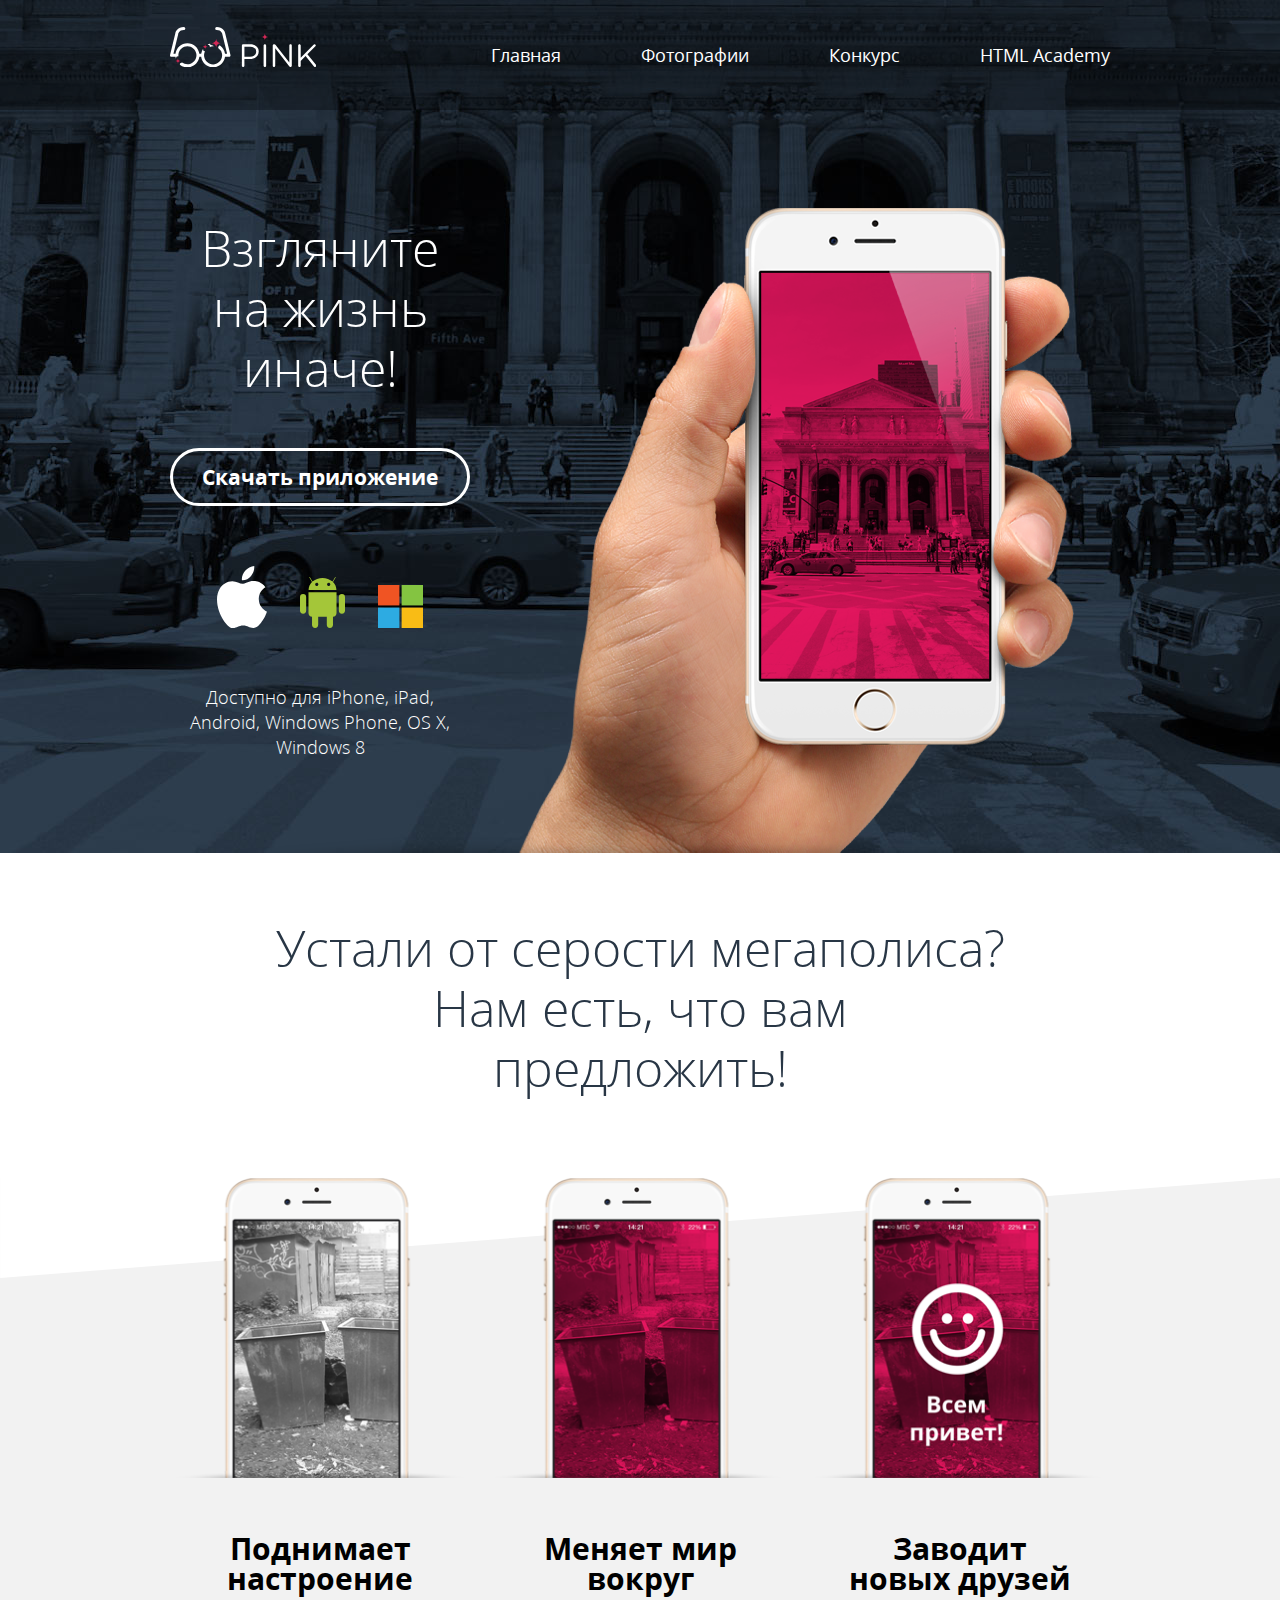
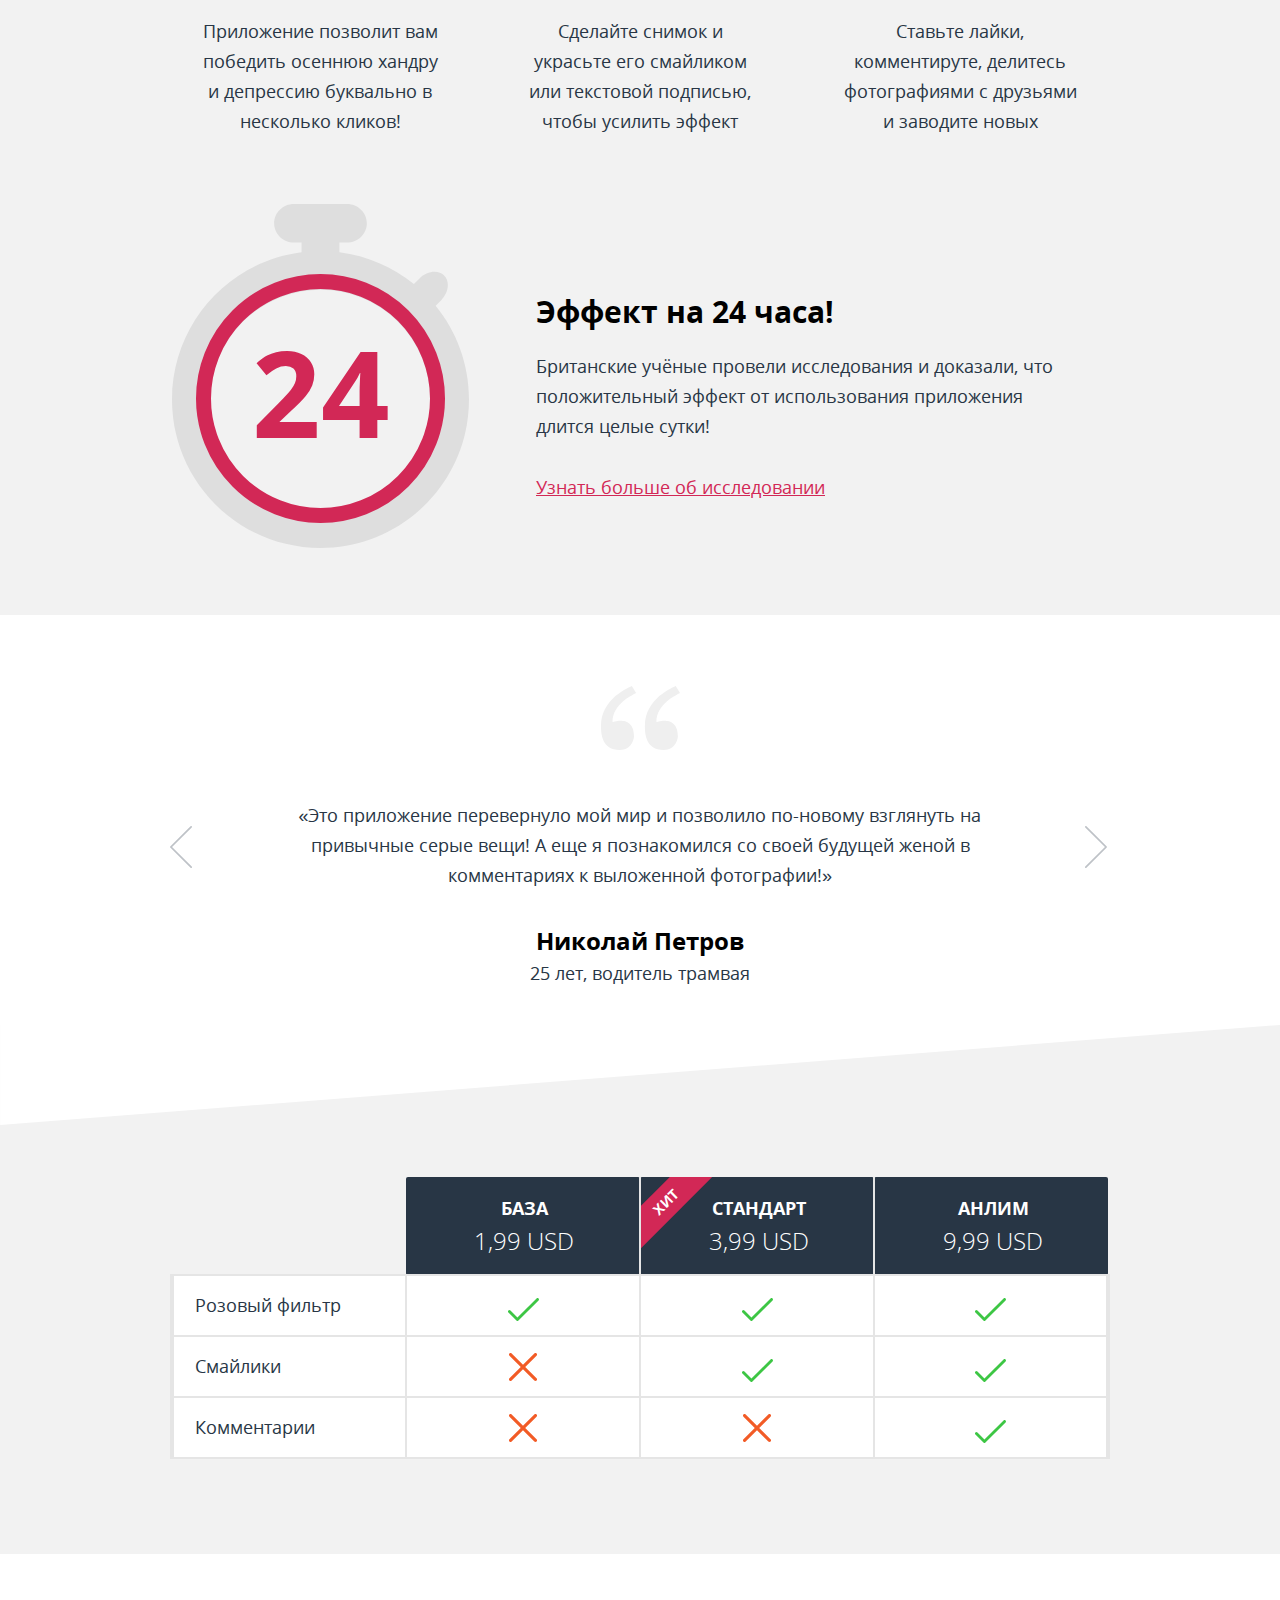
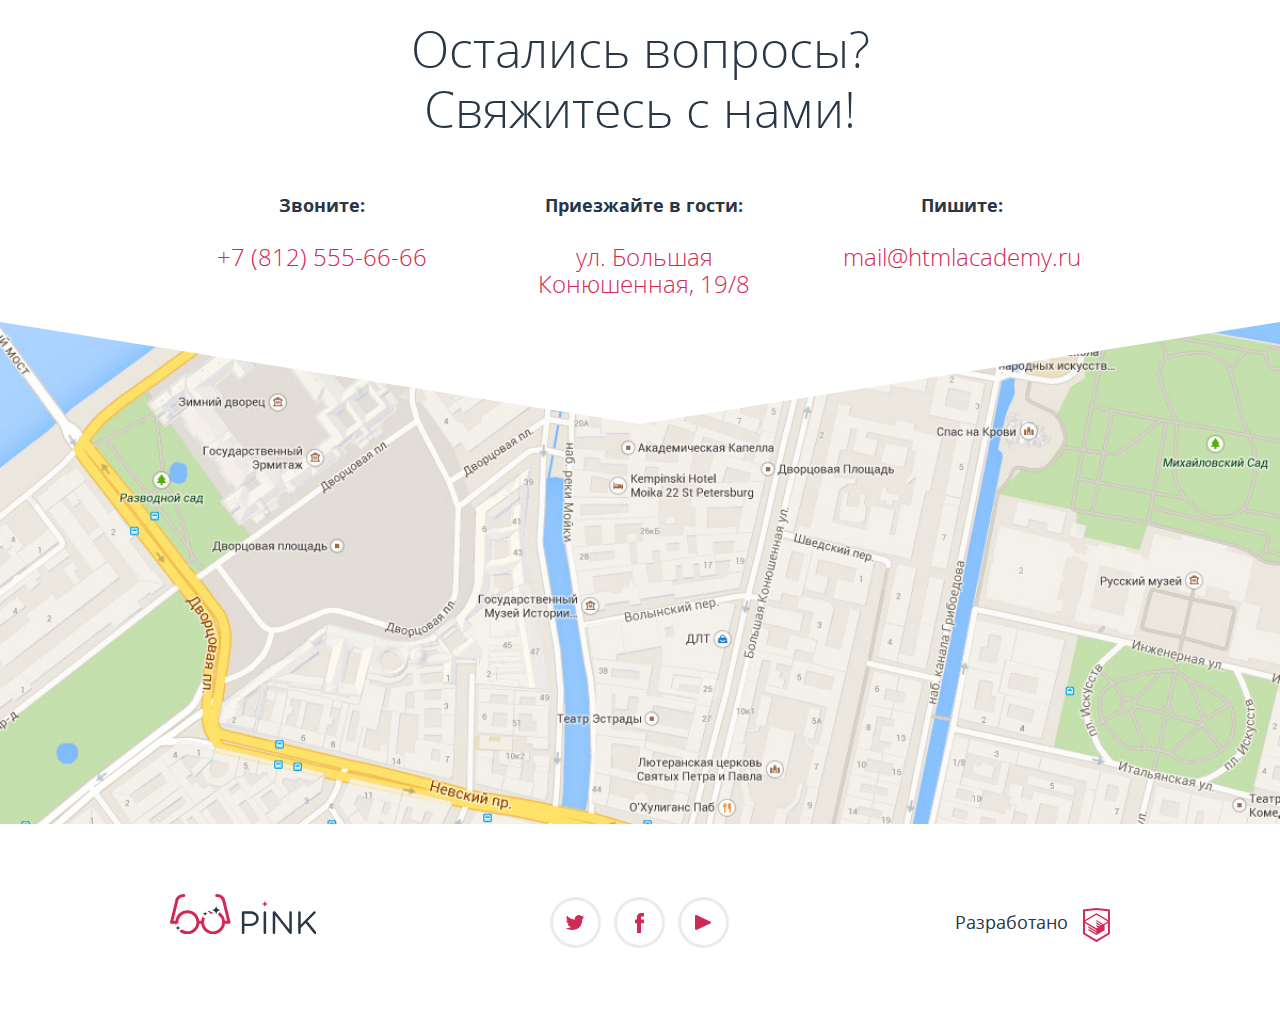
<file: index.html>
<!DOCTYPE html>
<html lang="ru">
<head>
  <meta charset="UTF-8">
  <meta name="viewport" content="width=device-width, initial-scale=1.0">
  <title>HTML Academy: Пинк</title>
  <link rel="stylesheet" href="css/style.min.css">
  <link rel="mask-icon" href="img/favicons/safari-pinned-tab.svg" color="#D22856">
  <link rel="manifest" href="img/favicons/manifest.json">
  <link rel="icon" type="image/png" sizes="32x32" href="img/favicons/favicon-32x32.png">
  <link rel="icon" type="image/png" sizes="16x16" href="img/favicons/favicon-16x16.png">
  <link rel="apple-touch-icon" sizes="180x180" href="img/favicons/apple-touch-icon.png">
</head>
<body>
  <header class="page-header  page-header--nojs">
    <div class="page-header__wrapper">
      <div class="page-logo  page-logo--open">
        <a class="page-logo__link  page-logo__link--headerlogo">
          <svg class="header-logo  header-logo--mobile" width="74" height="23">
            <use xmlns:xlink="http://www.w3.org/1999/xlink" xlink:href="img/sprite.svg#logo-pink-white-mobile"></use>
          </svg>
          <svg class="header-logo  header-logo--tablet" width="146.3" height="40.375">
            <use xmlns:xlink="http://www.w3.org/1999/xlink" xlink:href="img/sprite.svg#logo-pink-white-tablet"></use>
          </svg>
          <svg class="header-logo  header-logo--desktop" width="146.3" height="40.375">
            <use xmlns:xlink="http://www.w3.org/1999/xlink" xlink:href="img/sprite.svg#logo-pink-white-desktop"></use>
          </svg>
        </a>
        <button type="button" class="toggle">
          <span class="toggle__icon  toggle__icon--burger">
          </span>
        </button>
      </div>
      <nav class="main-nav  main-nav--shown">
        <div class="main-nav__wrapper">
          <ul class="main-nav__list">
            <li class="main-nav__item"><a class="main-nav__link main-nav__link--active">Главная</a></li>
            <li class="main-nav__item"><a href="photo.html" class="main-nav__link">Фотографии</a></li>
            <li class="main-nav__item"><a href="form.html" class="main-nav__link">Конкурс</a></li>
            <li class="main-nav__item"><a href="https://htmlacademy.ru"  class="main-nav__link">HTML Academy</a></li>
          </ul>
        </div>
      </nav>
    </div>
  </header>
  <main class="main-content">
    <section class="page-info  page-info--index">
      <div class="page-info__wrapper  page-info__wrapper--index">
        <div class="page-title  page-title--index">
          <h1 class="page-title__heading  page-title__heading--index">Взгляните на жизнь иначе!</h1>
        </div>


        <div class="app-download">
          <a href="#" target="_blank"  class="btn  btn--download">Скачать приложение</a>
          <div class="app-download__platforms">
            <a href="https://www.apple.com/ru/ios/app-store/" class="app-download__url" target="_blank">
              <img class="app-download__logo  app-download__logo--apple" src="img/logo-apple.svg" width="50" height="45" alt="Apple" title="Скачать приложение для iOS">
            </a>
            <a href="https://play.google.com/store?hl=ru" class="app-download__url" target="_blank">
              <img class="app-download__logo  app-download__logo--google" src="img/logo-android.svg" width="45" height="40" alt="GooglePlay" title="Скачать приложение для Android">
            </a>
            <a href="https://www.microsoft.com/store/apps/windows-phone" class="app-download__url">
              <img class="app-download__logo  app-download__logo--wp" src="img/logo-microsoft.svg" width="45" height="40" alt="Windows Phone" title="Скачать приложение для Windows Phone">
            </a>
          </div>
          <p class="app-download__description">Доступно для iPhone, iPad, Android, Windows Phone, OS X, Windows 8</p>
        </div>
      </div>
    </section>
    <section class="features">
      <div class="features-title">
        <div class="features-title__wrapper">
          <h2 class="features-heading">Устали от серости мегаполиса?</h2>
          <h2 class="features-heading">Нам есть, что вам<br>предложить!</h2>
        </div>
      </div>
      <div class="features-list">
        <div class="features-list__wrapper">
          <div class="feature  feature--mood">
            <h3 class="feature__title">Поднимает настроение</h3>
            <p class="feature__text">Приложение позволит вам победить осеннюю хандру и депрессию буквально в несколько кликов!</p>
          </div>
          <div class="feature  feature--world">
            <h3 class="feature__title">Меняет мир вокруг</h3>
            <p class="feature__text">Сделайте снимок и украсьте его смайликом или текстовой подписью, чтобы усилить эффект</p>
          </div>
          <div class="feature  feature--friend">
            <h3 class="feature__title">Заводит новых друзей</h3>
            <p class="feature__text">Ставьте лайки, комментируте, делитесь фотографиями с друзьями и заводите новых </p>
          </div>
        </div>
      </div>
    </section>
    <section class="proof">
      <div class="proof__wrapper">
        <div class="proof__content">
          <h3 class="proof__title">Эффект <br> на 24 часа!</h3>
          <p class="proof__text">Британские учёные провели исследования и доказали, что положительный эффект от использования приложения длится целые сутки!</p>
          <a href="#" target="_blank"  class="proof__link">Узнать больше об исследовании</a>
        </div>
      </div>
    </section>
    <section class="reviews">
      <div class="reviews__wrapper slider">
        <input class="slider__input" type="radio" name="slide-btn" value="slide-btn1" id="slide-btn1" checked>
        <input class="slider__input" type="radio" name="slide-btn" value="slide-btn2" id="slide-btn2">
        <input class="slider__input" type="radio" name="slide-btn" value="slide-btn3" id="slide-btn3">
        <div class="reviews__list  slider__inner">
          <div class="slider__slides">
            <blockquote class="review  slider__slide">
              <p class="review__text">«Это приложение перевернуло мой мир и позволило по-новому взглянуть на привычные серые вещи! А еще я познакомился со своей будущей женой в комментариях к выложенной фотографии!»</p>
              <h4 class="review__author">Николай Петров</h4>
              <p class="review__about">25 лет, водитель трамвая</p>
            </blockquote>
            <blockquote class="review  slider__slide">
              <p class="review__text">«Это приложение изменило мою жизнь! Сначала жена переписывалась там с кем-то в коментариях, потом вообще подала на развод и вышла за него замуж....»</p>
              <h4 class="review__author">Сергей Иванов</h4>
              <p class="review__about">35 лет, старший водитель трамвая</p>
            </blockquote>
            <blockquote class="review  slider__slide">
              <p class="review__text">«Куда тут тыкать то? Сидел 5 часов тыкал в экран, так и не понял»</p>
              <h4 class="review__author">Иван Николаев</h4>
              <p class="review__about">86 лет, уверенный пользователь ПК</p>
            </blockquote>
          </div>
        </div>
        <div class="slider__controls">
          <label class="slider__control  slider__control--1" for="slide-btn1"></label>
          <label class="slider__control  slider__control--2" for="slide-btn2"></label>
          <label class="slider__control  slider__control--3" for="slide-btn3"></label>
        </div>
      </div>
    </section>
    <section class="prices">
      <div class="prices__wrapper slider">
        <input class="slider__input" type="radio" name="table-slide-btn" value="table-slide-btn1" id="table-slide-btn1">
        <input class="slider__input" type="radio" name="table-slide-btn" value="table-slide-btn2" id="table-slide-btn2" checked>
        <input class="slider__input" type="radio" name="table-slide-btn" value="table-slide-btn3" id="table-slide-btn3">
        <div class="price-list  slider__inner">
          <table class="price-table  slider__slides  slider__slides--table">
            <tbody>
              <tr class="price-table__row">
                <th class="price-table__title  price-table__title--hidden">
                </th>
                <th class="price-table__title">
                  <span class="tariff">База</span>
                  <span class="price">1,99 USD</span>
                </th>
                <th class="price-table__title">
                  <span class="tariff  tariff--popular">Стандарт</span>
                  <span class="price">3,99 USD</span>
                </th>
                <th class="price-table__title">
                  <span class="tariff">Анлим</span>
                  <span class="price">9,99 USD</span>
                </th>
              </tr>
              <tr class="price-table__row">
                <td class="price-table__cell  price-table__cell--hidden">
                  <span class="option">Розовый фильтр</span>
                </td>
                <td class="price-table__cell  price-table__cell--avaliable">
                  <span class="option  option--hidden">Розовый фильтр</span>
                </td>
                <td class="price-table__cell  price-table__cell--avaliable">
                  <span class="option  option--hidden">Розовый фильтр</span>
                </td>
                <td class="price-table__cell  price-table__cell--avaliable">
                  <span class="option  option--hidden">Розовый фильтр</span>
                </td>
              </tr>
              <tr class="price-table__row">
                <td class="price-table__cell  price-table__cell--hidden">
                  <span class="option">Смайлики</span>
                </td>
                <td class="price-table__cell  price-table__cell--unavaliable">
                  <span class="option  option--hidden">Смайлики</span>
                </td>
                <td class="price-table__cell  price-table__cell--avaliable">
                  <span class="option  option--hidden">Смайлики</span>
                </td>
                <td class="price-table__cell  price-table__cell--avaliable">
                  <span class="option  option--hidden">Смайлики</span>
                </td>
              </tr>
              <tr class="price-table__row">
                <td class="price-table__cell  price-table__cell--hidden">
                  <span class="option">Комментарии</span>
                </td>
                <td class="price-table__cell  price-table__cell--unavaliable">
                  <span class="option  option--hidden">Комментарии</span>
                </td>
                <td class="price-table__cell  price-table__cell--unavaliable">
                  <span class="option  option--hidden">Комментарии</span>
                </td>
                <td class="price-table__cell  price-table__cell--avaliable">
                  <span class="option  option--hidden">Комментарии</span>
                </td>
              </tr>
            </tbody>
          </table>
        </div>
        <div class="slider__controls  slider__controls--table">
          <label class="slider__control  slider__control--1" for="table-slide-btn1"></label>
          <label class="slider__control  slider__control--2" for="table-slide-btn2"></label>
          <label class="slider__control  slider__control--3" for="table-slide-btn3"></label>
        </div>
      </div>
    </section>
    <section class="feedback">
      <div class="feedback__wrapper">
        <h2 class="feedback__title">Остались вопросы?</h2>
        <h2 class="feedback__title">Свяжитесь с нами!</h2>
        <div class="contacts-list">
          <div class="contact  contact--phone">
            <h5 class="contact__title">Звоните:</h5>
            <a class="contact__text  contact__text--link" href="tel:+7(812)555-66-66" target="_blank">+7 (812) 555-66-66</a>
          </div>
          <div class="contact  contact--mail">
            <h5 class="contact__title">Пишите:</h5>
            <a class="contact__text  contact__text--link" href="mailto:hello@pinkapp.ru" target="_blank">mail@htmlacademy.ru</a>
          </div>
          <div class="contact  contact--adress">
            <h5 class="contact__title">Приезжайте в гости:</h5>
            <span class="contact__text">ул. Большая Конюшенная, 19/8</span>
          </div>
        </div>
      </div>
    </section>
    <section class="map">
      <div class="map__wrapper">
        <div class="map__content" id="map">
        </div>
      </div>
    </section>
  </main>
  <footer class="page-footer  page-footer--hidden">
    <div class="page-footer__wrapper">
      <a class="page-footer__logo">
        <svg class="footer-logo  footer-logo--mobile" width="146.3" height="40.375">
            <use xmlns:xlink="http://www.w3.org/1999/xlink" xlink:href="img/sprite.svg#logo-pink-blue-mobile"></use>
        </svg>
        <svg class="footer-logo  footer-logo--desktop" width="146.3" height="40.375">
            <use xmlns:xlink="http://www.w3.org/1999/xlink" xlink:href="img/sprite.svg#logo-pink-blue-desktop"></use>
        </svg>
      </a>
      <div class="social-buttons">
        <a class="social-buttons__item  social-buttons__item--twitter" href="#" target="_blank"  title="Страница в Twitter"></a>
        <a class="social-buttons__item  social-buttons__item--fb" href="#" target="_blank"  title="Страница в Facebook"></a>
        <a class="social-buttons__item  social-buttons__item--youtube" href="#" target="_blank"  title="Канал на Youtube"></a>
      </div>
      <div class="developer">
        <p class="developer__title">Разработано</p>
        <a class="developer__link" href="https://htmlacademy.ru" target="_blank" title="Интерактивные онлайн-курсы HTML Academy">
          <svg class="logo-htmlacademy" width="26.943" height="34.09">
              <use xmlns:xlink="http://www.w3.org/1999/xlink" xlink:href="img/sprite.svg#logo-htmlacademy"></use>
          </svg>
        </a>
      </div>
    </div>
  </footer>
  <script type="text/javascript" src="https://api-maps.yandex.ru/2.1/?lang=ru_RU"></script>
  <script type="text/javascript" src="js/map.js"></script>
  <script type="text/javascript" src="js/main-menu.js"></script>
  <script type="text/javascript" src="js/svg4everybody.js"></script>
</body>
</html>
</file>
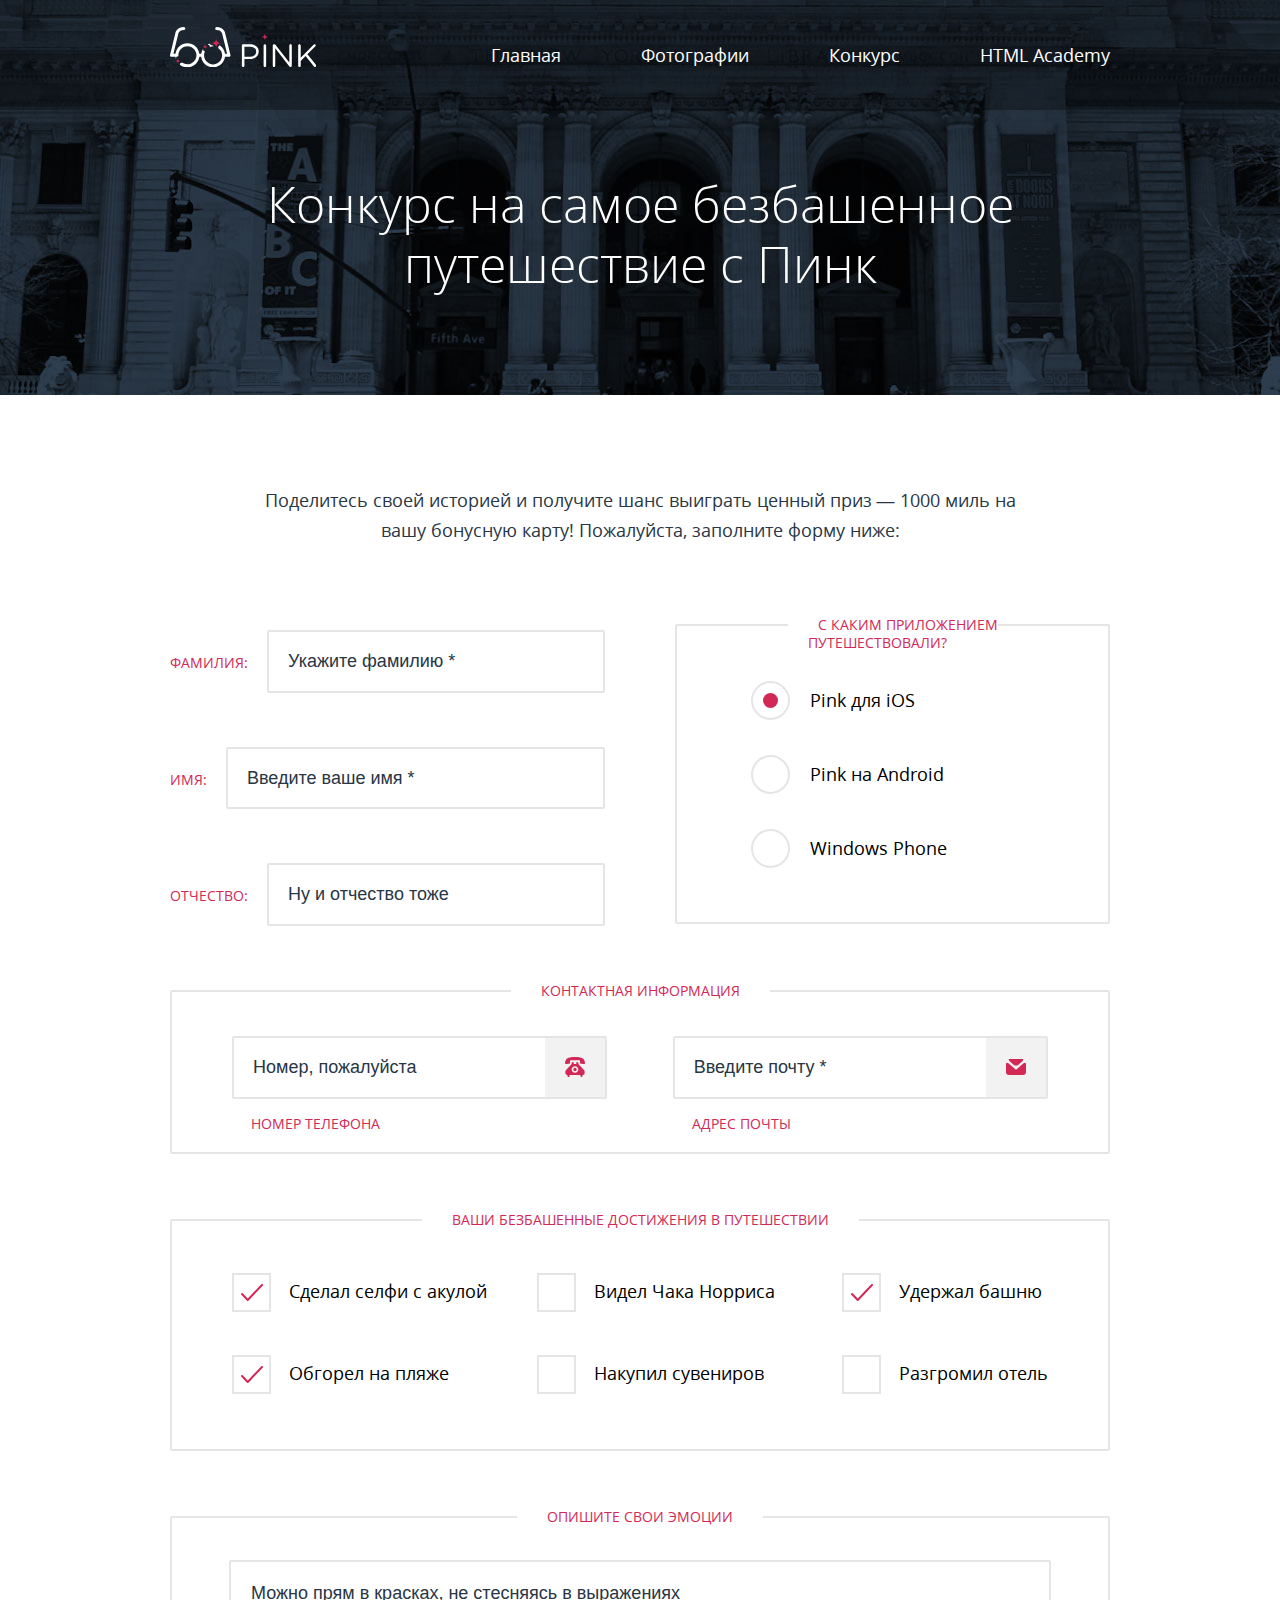
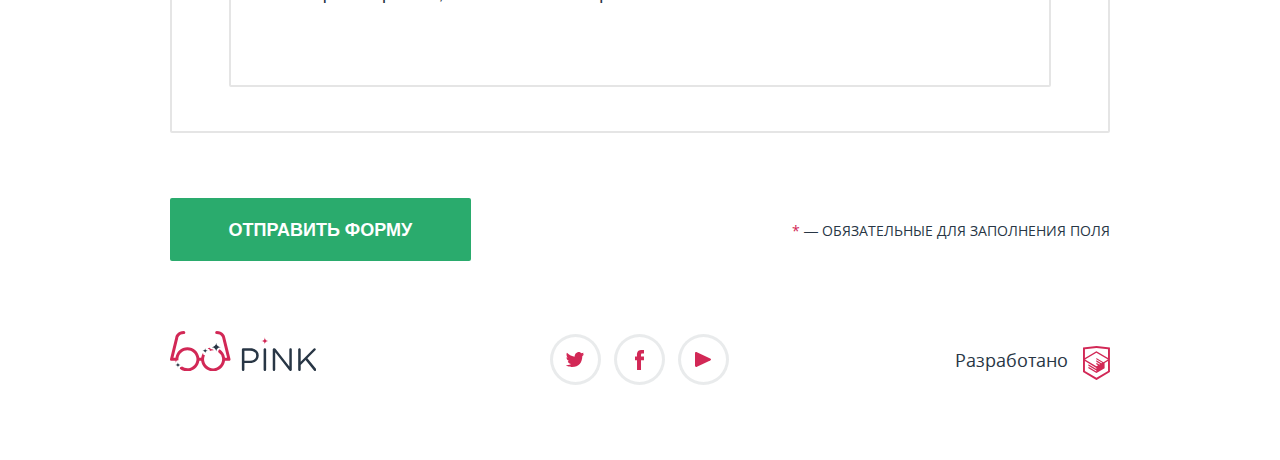
<file: form.html>
<!DOCTYPE html>
<html lang="ru">
<head>
  <meta charset="UTF-8">
  <meta name="viewport" content="width=device-width, initial-scale=1.0">
  <title>HTML Academy: Пинк</title>
  <link rel="stylesheet" href="css/style.min.css">
  <link rel="mask-icon" href="img/favicons/safari-pinned-tab.svg" color="#D22856">
  <link rel="manifest" href="img/favicons/manifest.json">
  <link rel="icon" type="image/png" sizes="32x32" href="img/favicons/favicon-32x32.png">
  <link rel="icon" type="image/png" sizes="16x16" href="img/favicons/favicon-16x16.png">
  <link rel="apple-touch-icon" sizes="180x180" href="img/favicons/apple-touch-icon.png">
</head>
<body>
  <header class="page-header  page-header--nojs">
    <div class="page-header__wrapper">
      <div class="page-logo  page-logo--open">
        <a class="page-logo__link  page-logo__link--headerlogo" href="index.html" title="Вернуться на главную">
          <svg class="header-logo  header-logo--mobile" width="74" height="23">
            <use xmlns:xlink="http://www.w3.org/1999/xlink" xlink:href="img/sprite.svg#logo-pink-white-mobile"></use>
          </svg>
          <svg class="header-logo  header-logo--tablet" width="146.3" height="40.375">
            <use xmlns:xlink="http://www.w3.org/1999/xlink" xlink:href="img/sprite.svg#logo-pink-white-tablet"></use>
          </svg>
          <svg class="header-logo  header-logo--desktop" width="146.3" height="40.375">
            <use xmlns:xlink="http://www.w3.org/1999/xlink" xlink:href="img/sprite.svg#logo-pink-white-desktop"></use>
          </svg>
        </a>
        <button type="button" class="toggle">
          <span class="toggle__icon  toggle__icon--burger">
          </span>
        </button>
      </div>
      <nav class="main-nav  main-nav--shown">
        <div class="main-nav__wrapper">
          <ul class="main-nav__list">
            <li class="main-nav__item"><a href="index.html" class="main-nav__link">Главная</a></li>
            <li class="main-nav__item"><a href="photo.html" class="main-nav__link">Фотографии</a></li>
            <li class="main-nav__item"><a class="main-nav__link  main-nav__link--active">Конкурс</a></li>
            <li class="main-nav__item"><a href="https://htmlacademy.ru"  class="main-nav__link">HTML Academy</a></li>
          </ul>
        </div>
      </nav>
    </div>
  </header>
  <main class="main-content">
    <section class="page-info  page-info--form">
      <div class="page-info__wrapper page-info__wrapper--form">
        <div class="page-title  page-title--form">
          <h1 class="page-title__heading  page-title__heading--form">Конкурс на самое безбашенное путешествие с Пинк</h1>
        </div>
      </div>
    </section>
    <section class="contest">
      <form class="contest__form" action="https://echo.htmlacademy.ru" method="post">
        <div class="contest-title">
          <p class="contest-title__text">
            Поделитесь своей историей и получите шанс выиграть ценный приз — 1000 миль на вашу бонусную карту!
            <span class="mobile-hidden">Пожалуйста, заполните форму ниже:</span>
          </p>
        </div>
        <div class="form-item  form-item--info">
          <fieldset class="fieldset  fieldset--info">
            <ul class="fieldset-list">
              <li class="fieldset-list__item">
                <label class="label  label--caption" for="surname">Фамилия:</label>
                <input type="text" name="surname" id="surname" placeholder="Укажите фамилию *" title="Необходимо использовать только русские буквы" pattern="^[А-Яа-яЁё]+$" required>
                <span class="fieldset-error">Только русские буквы</span>
              </li>
              <li class="fieldset-list__item">
                <label class="label  label--caption" for="name">Имя:</label>
                <input type="text" name="name" id="name" placeholder="Введите ваше имя *" title="Необходимо использовать только русские буквы" pattern="^[А-Яа-яЁё]+$" required>
                <span class="fieldset-error">Только русские буквы</span>
              </li>
              <li class="fieldset-list__item">
                <label class="label  label--caption" for="middle-name">Отчество:</label>
                <input type="text" name="middle-name" id="middle-name" placeholder="Ну и отчество тоже" title="Необходимо использовать только русские буквы" pattern="^[А-Яа-яЁё]+$">
              </li>
            </ul>
          </fieldset>
        </div>
        <div class="form-item  form-item--app">
          <fieldset class="fieldset  fieldset--app">
            <legend class="fieldset__title"><span class="fieldset__heading">С каким приложением путешествовали?</span></legend>
            <ul class="fieldset-list">
              <li class="fieldset-list__item">
                <input type="radio" name="trip-app" value="ios" id="ios" checked>
                <label class="label  label--radio" for="ios">Pink для iOS</label>
              </li>
              <li class="fieldset-list__item">
                <input type="radio" name="trip-app" value="android" id="android">
                <label class="label  label--radio" for="android">Pink на Android</label>
              </li>
              <li class="fieldset-list__item">
                <input type="radio" name="trip-app" value="windows-phone" id="windows-phone">
                <label class="label  label--radio" for="windows-phone">Windows Phone</label>
              </li>
            </ul>
          </fieldset>
        </div>
        <div class="form-item  form-item--contacts">
          <fieldset class="fieldset  fieldset--contacts">
            <legend class="fieldset__title"><span class="fieldset__heading">Контактная информация</span></legend>
            <ul class="fieldset-list">
              <li class="fieldset-list__item">
                <label class="label  label--caption  label--phone" for="phone-number">Номер телефона</label>
                <input type="tel" name="phone" id="phone-number" pattern="[\+]\d{1}\s\d{3}\s\d{3}[\-]\d{2}[\-]\d{2}" minlength="16" maxlength="16" placeholder="Номер, пожалуйста" title="Ведите Ваш номер телефона">
              </li>
              <li class="fieldset-list__item">
                <label class="label  label--caption  label--mail" for="mail">Адрес почты</label>
                <input type="email" name="mail" id="mail" placeholder="Введите почту *" title="E-mail должен быть в формате your-mail@domain" required>
                <span class="fieldset-error">your-mail@domain</span>
              </li>
            </ul>
          </fieldset>
        </div>
        <div class="form-item  form-item--achievements">
          <fieldset class="fieldset  fieldset--achievements">
            <legend class="fieldset__title"><span class="fieldset__heading">Ваши безбашенные достижения в путешествии</span></legend>
            <ul class="fieldset-list">
              <li class="fieldset-list__item  fieldset-list__item--selfie">
                <input type="checkbox" name="selfie" id="selfie" checked>
                <label class="label  label--checkbox" for="selfie">Сделал селфи с акулой</label>
              </li>
              <li class="fieldset-list__item  fieldset-list__item--beach">
                <input type="checkbox" name="beach" id="beach" checked>
                <label class="label  label--checkbox" for="beach">Обгорел на пляже</label>
              </li>
              <li class="fieldset-list__item  fieldset-list__item--norris">
                <input type="checkbox" name="norris" id="norris">
                <label class="label  label--checkbox" for="norris">Видел Чака Норриса</label>
              </li>
              <li class="fieldset-list__item  fieldset-list__item--souvenir">
                <input type="checkbox" name="souvenir" id="souvenir">
                <label class="label  label--checkbox" for="souvenir">Накупил сувениров</label>
              </li>
              <li class="fieldset-list__item  fieldset-list__item--tower">
                <input type="checkbox" name="tower" id="tower" checked>
                <label class="label  label--checkbox" for="tower">Удержал башню</label>
              </li>
              <li class="fieldset-list__item  fieldset-list__item--hotel">
                <input type="checkbox" name="hotel" id="hotel">
                <label class="label  label--checkbox" for="hotel">Разгромил отель</label>
              </li>
            </ul>
          </fieldset>
        </div>
        <div class="form-item  form-item--description">
          <fieldset class="fieldset  fieldset--description">
            <legend class="fieldset__title"><span class="fieldset__heading">Опишите свои эмоции</span></legend>
            <textarea class="description-text" name="emotion" placeholder="Можно прям в красках, не стесняясь в выражениях" id="emotion" title="Добавьте Ваш отзыв"></textarea>
          </fieldset>
        </div>
        <div class="submit">
          <input class="submit__btn" type="submit" id="submit" name="submit" value="Отправить форму">
          <p class="submit__text"><span class="pink-text">*&nbsp;</span>—&nbsp;обязательные&nbsp;<span class="mobile-hidden  tablet-hidden">для заполнения&nbsp;</span>поля</p>
        </div>
      </form>
    </section>
    <section class="popup  popup--error">
      <div class="popup__top">
        <h3 class="popup__title">Что-то пошло не так!</h3>
        <p class="popup__text  popup__text--error">Проверьте поля, выделенные красным, скорее всего вы забыли их заполнить</p>
      </div>
      <div class="popup__buttonarea">
        <button class="popup__button  popup__button--error" type="button" name="popup__button">ok</button>
      </div>
    </section>
    <section class="popup  popup--success">
      <div class="popup__top">
        <h3 class="popup__title">Ваша заявка отправлена</h3>
        <p class="popup__text">Спасибо за ваше участие, ваша заявка уже поступила к нам. В ближайшее время мы рассмотрим ее и оповестим вас.</p>
      </div>
      <div class="popup__buttonarea  popup__buttonarea--gray">
        <button class="popup__button" type="button" name="popup__button">закрыть окно</button>
      </div>
    </section>
  </main>
  <footer class="page-footer">
    <div class="page-footer__wrapper">
      <a class="page-footer__logo" href="index.html" title="Вернуться на главную">
        <svg class="footer-logo  footer-logo--mobile" width="146.3" height="40.375">
            <use xmlns:xlink="http://www.w3.org/1999/xlink" xlink:href="img/sprite.svg#logo-pink-blue-mobile"></use>
        </svg>
        <svg class="footer-logo  footer-logo--desktop" width="146.3" height="40.375">
            <use xmlns:xlink="http://www.w3.org/1999/xlink" xlink:href="img/sprite.svg#logo-pink-blue-desktop"></use>
        </svg>
      </a>
      <div class="social-buttons">
        <a class="social-buttons__item  social-buttons__item--twitter" href="#" target="_blank"  title="Страница в Twitter"></a>
        <a class="social-buttons__item  social-buttons__item--fb" href="#" target="_blank"  title="Страница в Facebook"></a>
        <a class="social-buttons__item  social-buttons__item--youtube" href="#" target="_blank"  title="Канал на Youtube"></a>
      </div>
      <div class="developer">
        <p class="developer__title">Разработано</p>
        <a class="developer__link" href="https://htmlacademy.ru" target="_blank" title="Интерактивные онлайн-курсы HTML Academy">
          <svg class="logo-htmlacademy" width="26.943" height="34.09">
              <use xmlns:xlink="http://www.w3.org/1999/xlink" xlink:href="img/sprite.svg#logo-htmlacademy"></use>
          </svg>
        </a>
      </div>
    </div>
  </footer>
  <script type="text/javascript" src="js/form.js"></script>
  <script type="text/javascript" src="js/main-menu.js"></script>
  <script type="text/javascript" src="js/svg4everybody.js"></script>
</body>
</html>
</file>
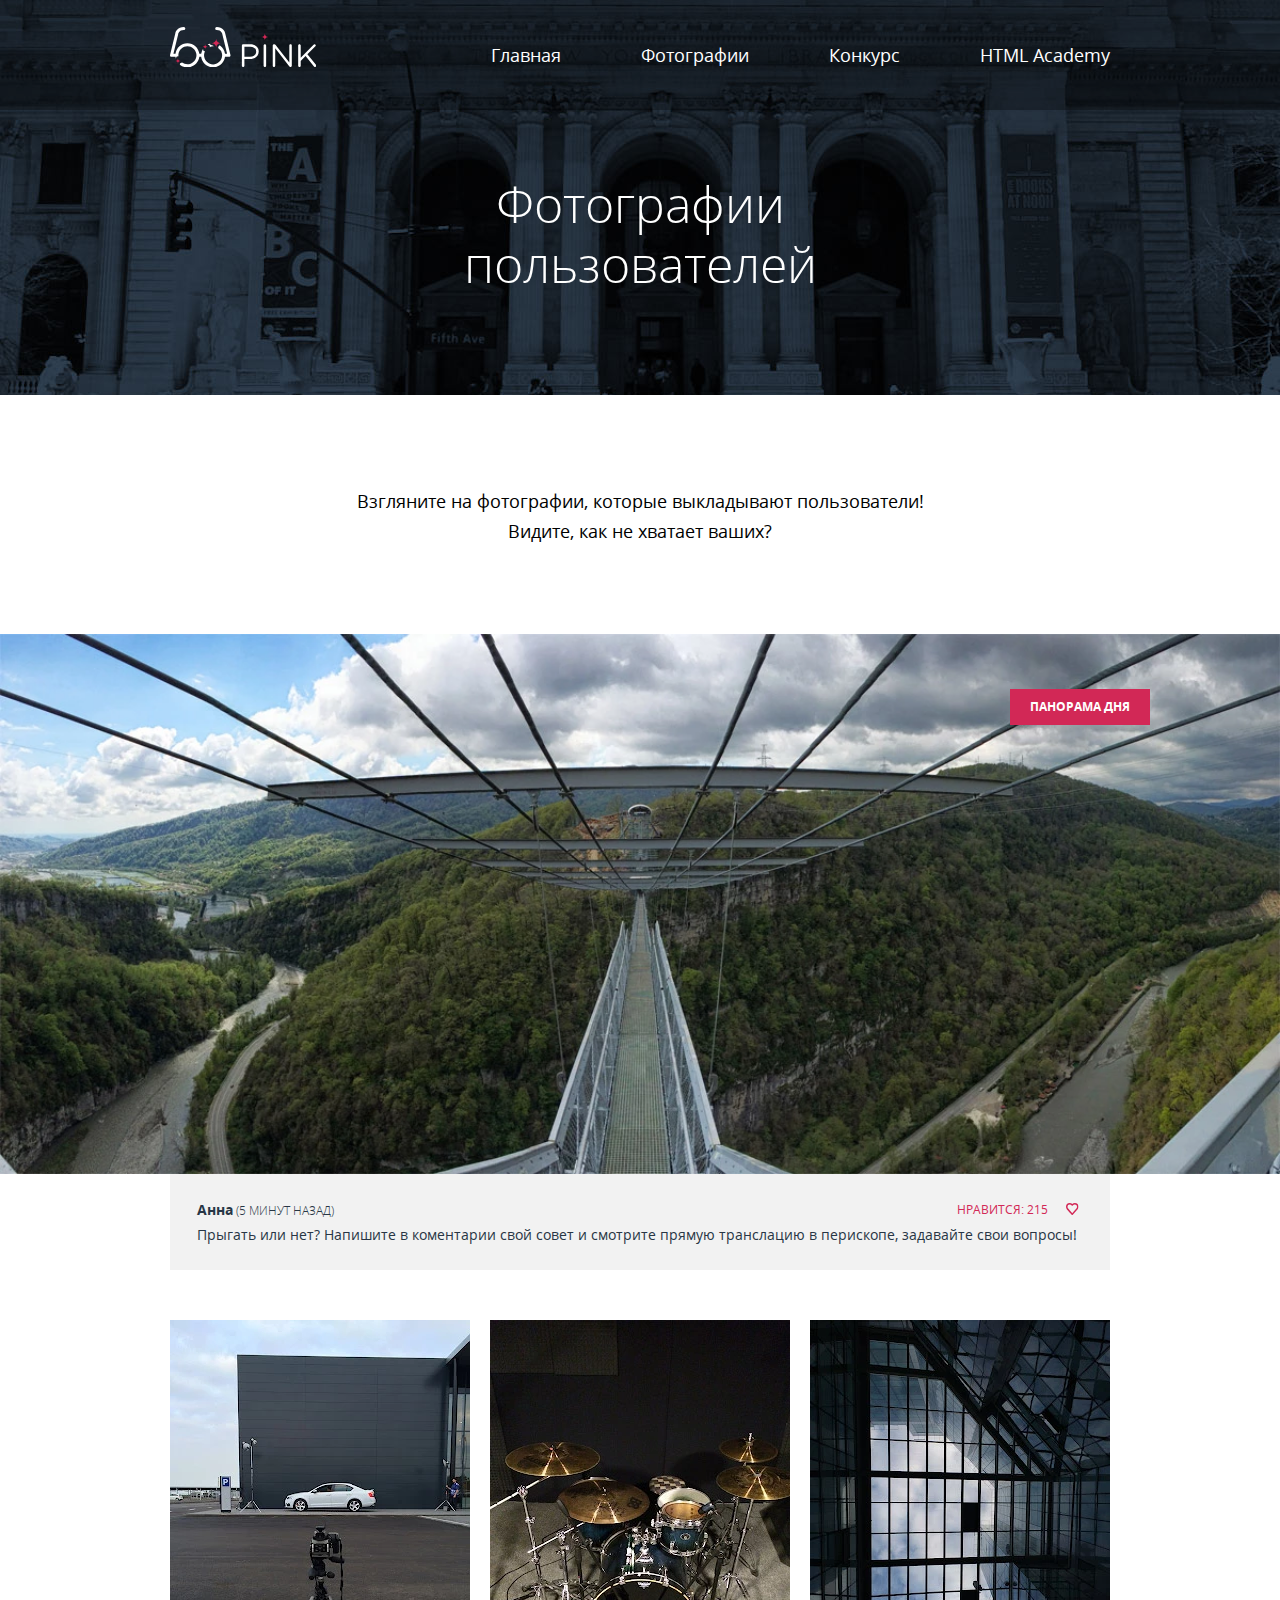
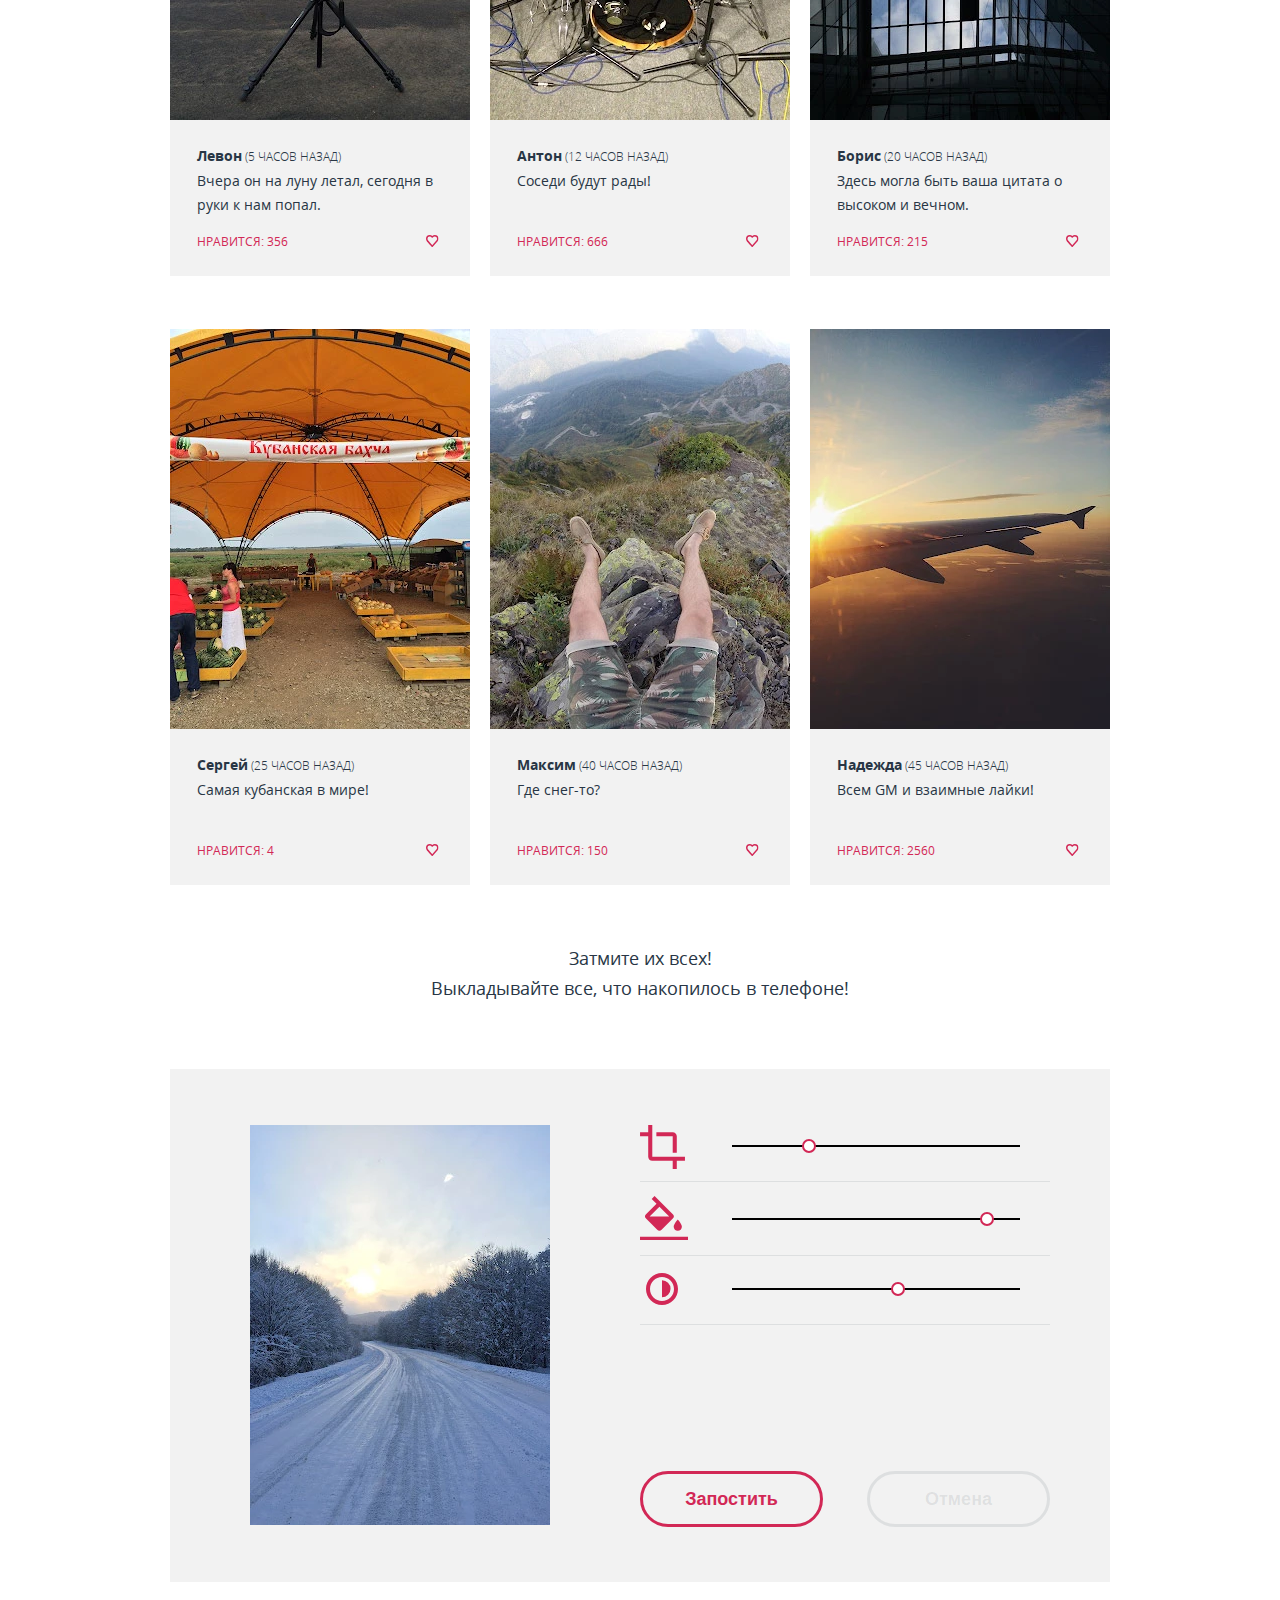
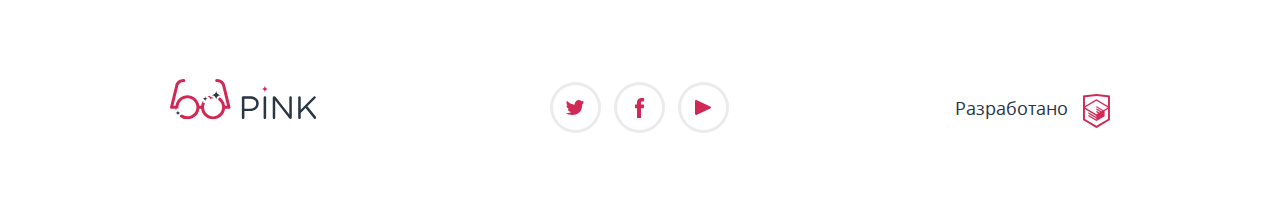
<file: photo.html>
<!DOCTYPE html>
<html lang="ru">
<head>
  <meta charset="UTF-8">
  <meta name="viewport" content="width=device-width, initial-scale=1.0">
  <title>HTML Academy: Пинк</title>
  <link rel="stylesheet" href="css/style.min.css">
  <link rel="mask-icon" href="img/favicons/safari-pinned-tab.svg" color="#D22856">
  <link rel="manifest" href="img/favicons/manifest.json">
  <link rel="icon" type="image/png" sizes="32x32" href="img/favicons/favicon-32x32.png">
  <link rel="icon" type="image/png" sizes="16x16" href="img/favicons/favicon-16x16.png">
  <link rel="apple-touch-icon" sizes="180x180" href="img/favicons/apple-touch-icon.png">
  <script>
    // Picture element HTML5 shiv
    document.createElement("picture");
  </script>
  <script type="text/javascript" src="js/picturefill.js" async=""></script>
</head>
<body>
  <header class="page-header  page-header--nojs">
    <div class="page-header__wrapper">
      <div class="page-logo  page-logo--open">
        <a class="page-logo__link  page-logo__link--headerlogo" href="index.html" title="Вернуться на главную">
          <svg class="header-logo  header-logo--mobile" width="74" height="23">
            <use xmlns:xlink="http://www.w3.org/1999/xlink" xlink:href="img/sprite.svg#logo-pink-white-mobile"></use>
          </svg>
          <svg class="header-logo  header-logo--tablet" width="146.3" height="40.375">
            <use xmlns:xlink="http://www.w3.org/1999/xlink" xlink:href="img/sprite.svg#logo-pink-white-tablet"></use>
          </svg>
          <svg class="header-logo  header-logo--desktop" width="146.3" height="40.375">
            <use xmlns:xlink="http://www.w3.org/1999/xlink" xlink:href="img/sprite.svg#logo-pink-white-desktop"></use>
          </svg>
        </a>
        <button type="button" class="toggle">
          <span class="toggle__icon  toggle__icon--burger">
          </span>
        </button>
      </div>
      <nav class="main-nav  main-nav--shown">
        <div class="main-nav__wrapper">
          <ul class="main-nav__list">
            <li class="main-nav__item"><a href="index.html" class="main-nav__link">Главная</a></li>
            <li class="main-nav__item"><a class="main-nav__link  main-nav__link--active">Фотографии</a></li>
            <li class="main-nav__item"><a href="form.html" class="main-nav__link">Конкурс</a></li>
            <li class="main-nav__item"><a href="https://htmlacademy.ru"  class="main-nav__link">HTML Academy</a></li>
          </ul>
        </div>
      </nav>
    </div>
  </header>
  <main class="main-content">
    <section class="page-info  page-info--photo">
      <div class="page-info__wrapper  page-info__wrapper--photo">
        <div class="page-title  page-title--photo">
          <h1 class="page-title__heading  page-title__heading--photo">Фотографии пользователей</h1>
        </div>
      </div>
    </section>
    <section class="photo-block">
      <div class="photo-block__wrapper">
        <div class="photo-title">
          <p class="photo-title__text">Взгляните на фотографии, которые выкладывают пользователи! Видите, как не хватает ваших?</p>
        </div>
        <article class="photo  photo--main">
          <a class="photo__link" href="img/content/panorama-desktop@2x.jpg" target="blank" title="Открыть фотографию в полном размере">
            <picture class="photo__image">
              <source type="image/webp" media="(min-width: 960px)" srcset="img/content/panorama-desktop@1x.webp 1x, img/content/panorama-desktop@2x.webp 2x">
              <source type="image/webp" media="(min-width: 660px)" srcset="img/content/panorama-tablet@1x.webp 1x, img/content/panorama-tablet@2x.webp 2x">
              <source type="image/webp" srcset="img/content/panorama-mobile@1x.webp 1x, img/content/panorama-mobile@2x.webp 2x">
              <source media="(min-width: 960px)" srcset="img/content/panorama-desktop@1x.jpg 1x, img/content/panorama-desktop@2x.jpg 2x">
              <source media="(min-width: 660px)" srcset="img/content/panorama-tablet@1x.jpg 1x, img/content/panorama-tablet@2x.jpg 2x">
              <img src="img/content/panorama-mobile@1x.jpg" srcset="img/content/panorama-mobile@2x.jpg 2x" alt="picture">
            </picture>
          </a>
          <div class="photo-comment  photo-comment--main">
            <h5 class="photo-comment__author">Анна<span class="photo-comment__time"> (5 минут назад)</span></h5>
            <p class="photo-comment__text">Прыгать или нет? Напишите в коментарии свой совет и смотрите прямую транслацию в перископе, задавайте свои вопросы!</p>
            <p class="photo-comment__footer">
              <a href="#" class="photo-like" title="Лайк!">
                <svg class="photo-like__icon" width="12.545" height="11.99">
                  <use xmlns:xlink="http://www.w3.org/1999/xlink" xlink:href="img/sprite.svg#icon-heart"></use>
                </svg>
              </a>
                <span class="like-text">Нравится:
                  <span class="like-counter">215</span>
                </span>
            </p>
          </div>
        </article>
        <div class="photo-block__inner">
          <article class="photo">
            <a class="photo__link" href="img/content/photo-car-desktop@2x.jpg" target="blank" title="Открыть фотографию в полном размере">
              <picture class="photo__image  photo__image--main">
                <source type="image/webp" media="(min-width: 960px)" srcset="img/content/photo-car-desktop@1x.webp 1x, img/content/photo-car-desktop@2x.webp 2x">
                <source type="image/webp" media="(min-width: 660px)" srcset="img/content/photo-car-tablet@1x.webp 1x, img/content/photo-car-tablet@2x.webp 2x">
                <source type="image/webp" srcset="img/content/photo-car-mobile@1x.webp 1x, img/content/photo-car-mobile@2x.webp 2x">
                <source media="(min-width: 960px)" srcset="img/content/photo-car-desktop@1x.jpg 1x, img/content/photo-car-desktop@2x.jpg 2x">
                <source media="(min-width: 660px)" srcset="img/content/photo-car-tablet@1x.jpg 1x, img/content/photo-car-tablet@2x.jpg 2x">
                <img src="img/content/photo-car-mobile@1x.jpg" srcset="img/content/photo-car-mobile@2x.jpg 2x" alt="picture">
              </picture>
            </a>
            <div class="photo-comment">
              <h5 class="photo-comment__author">Левон<span class="photo-comment__time"> (5 часов назад)</span></h5>
              <p class="photo-comment__text">Вчера он на луну летал, сегодня в руки к нам попал.</p>
              <p class="photo-comment__footer">
                <a href="#" class="photo-like" title="Лайк!">
                  <svg class="photo-like__icon" width="12.545" height="11.99">
                    <use xmlns:xlink="http://www.w3.org/1999/xlink" xlink:href="img/sprite.svg#icon-heart"></use>
                  </svg>
                </a>
                <span class="like-text">Нравится:
                  <span class="like-counter">356</span>
                </span>
              </p>
            </div>
          </article>
          <article class="photo">
            <a class="photo__link" href="img/content/photo-drumset-desktop@2x.jpg" target="blank" title="Открыть фотографию в полном размере">
              <picture class="photo__image">
                <source type="image/webp" media="(min-width: 960px)" srcset="img/content/photo-drumset-desktop@1x.webp 1x, img/content/photo-drumset-desktop@2x.webp 2x">
                <source type="image/webp" media="(min-width: 660px)" srcset="img/content/photo-drumset-tablet@1x.webp 1x, img/content/photo-drumset-tablet@2x.webp 2x">
                <source type="image/webp" srcset="img/content/photo-drumset-mobile@1x.webp 1x, img/content/photo-drumset-mobile@2x.webp 2x">
                <source media="(min-width: 960px)" srcset="img/content/photo-drumset-desktop@1x.jpg 1x, img/content/photo-drumset-desktop@2x.jpg 2x">
                <source media="(min-width: 660px)" srcset="img/content/photo-drumset-tablet@1x.jpg 1x, img/content/photo-drumset-tablet@2x.jpg 2x">
                <img src="img/content/photo-drumset-mobile@1x.jpg" srcset="img/content/photo-drumset-mobile@2x.jpg 2x" alt="picture">
              </picture>
            </a>
            <div class="photo-comment">
              <h5 class="photo-comment__author">Антон<span class="photo-comment__time"> (12 часов назад)</span></h5>
              <p class="photo-comment__text">Соседи будут рады!</p>
              <p class="photo-comment__footer">
                <a href="#" class="photo-like" title="Лайк!">
                  <svg class="photo-like__icon" width="12.545" height="11.99">
                    <use xmlns:xlink="http://www.w3.org/1999/xlink" xlink:href="img/sprite.svg#icon-heart"></use>
                  </svg>
                </a>
                <span class="like-text">Нравится:
                  <span class="like-counter">666</span>
                </span>
              </p>
            </div>
          </article>
          <article class="photo">
            <a class="photo__link" href="img/content/photo-window-desktop@2x.jpg" target="blank" title="Открыть фотографию в полном размере">
              <picture class="photo__image">
                <source type="image/webp" media="(min-width: 960px)" srcset="img/content/photo-window-desktop@1x.webp 1x, img/content/photo-window-desktop@2x.webp 2x">
                <source type="image/webp" media="(min-width: 660px)" srcset="img/content/photo-window-tablet@1x.webp 1x, img/content/photo-window-tablet@2x.webp 2x">
                <source type="image/webp" srcset="img/content/photo-window-mobile@1x.webp 1x, img/content/photo-window-mobile@2x.webp 2x">
                <source media="(min-width: 960px)" srcset="img/content/photo-window-desktop@1x.jpg 1x, img/content/photo-window-desktop@2x.jpg 2x">
                <source media="(min-width: 660px)" srcset="img/content/photo-window-tablet@1x.jpg 1x, img/content/photo-window-tablet@2x.jpg 2x">
                <img src="img/content/photo-window-mobile@1x.jpg" srcset="img/content/photo-window-mobile@2x.jpg 2x" alt="picture">
              </picture>
            </a>
            <div class="photo-comment">
              <h5 class="photo-comment__author">Борис<span class="photo-comment__time"> (20 часов назад)</span></h5>
              <p class="photo-comment__text">Здесь могла быть ваша цитата о высоком и вечном.</p>
              <p class="photo-comment__footer">
                <a href="#" class="photo-like" title="Лайк!">
                  <svg class="photo-like__icon" width="12.545" height="11.99">
                    <use xmlns:xlink="http://www.w3.org/1999/xlink" xlink:href="img/sprite.svg#icon-heart"></use>
                  </svg>
                </a>
                <span class="like-text">Нравится:
                  <span class="like-counter">215</span>
                </span>
              </p>
            </div>
          </article>
          <article class="photo">
            <a class="photo__link" href="img/content/photo-fair-desktop@2x.jpg" target="blank" title="Открыть фотографию в полном размере">
              <picture class="photo__image">
                <source type="image/webp" media="(min-width: 960px)" srcset="img/content/photo-fair-desktop@1x.webp 1x, img/content/photo-fair-desktop@2x.webp 2x">
                <source type="image/webp" media="(min-width: 660px)" srcset="img/content/photo-fair-tablet@1x.webp 1x, img/content/photo-fair-tablet@2x.webp 2x">
                <source type="image/webp" srcset="img/content/photo-fair-mobile@1x.webp 1x, img/content/photo-fair-mobile@2x.webp 2x">
                <source media="(min-width: 960px)" srcset="img/content/photo-fair-desktop@1x.jpg 1x, img/content/photo-fair-desktop@2x.jpg 2x">
                <source media="(min-width: 660px)" srcset="img/content/photo-fair-tablet@1x.jpg 1x, img/content/photo-fair-tablet@2x.jpg 2x">
                <img src="img/content/photo-fair-mobile@1x.jpg" srcset="img/content/photo-fair-mobile@2x.jpg 2x" alt="picture">
              </picture>
            </a>
            <div class="photo-comment">
              <h5 class="photo-comment__author">Сергей<span class="photo-comment__time"> (25 часов назад)</span></h5>
              <p class="photo-comment__text">Самая кубанская в мире!</p>
              <p class="photo-comment__footer">
                <a href="#" class="photo-like" title="Лайк!">
                  <svg class="photo-like__icon" width="12.545" height="11.99">
                    <use xmlns:xlink="http://www.w3.org/1999/xlink" xlink:href="img/sprite.svg#icon-heart"></use>
                  </svg>
                </a>
                <span class="like-text">Нравится:
                  <span class="like-counter">4</span>
                </span>
              </p>
            </div>
          </article>
          <article class="photo">
            <a class="photo__link" href="img/content/photo-pov-desktop@2x.jpg" target="blank" title="Открыть фотографию в полном размере">
              <picture class="photo__image">
                <source type="image/webp" media="(min-width: 960px)" srcset="img/content/photo-pov-desktop@1x.webp 1x, img/content/photo-pov-desktop@2x.webp 2x">
                <source type="image/webp" media="(min-width: 660px)" srcset="img/content/photo-pov-tablet@1x.webp 1x, img/content/photo-pov-tablet@2x.webp 2x">
                <source type="image/webp" srcset="img/content/photo-pov-mobile@1x.webp 1x, img/content/photo-pov-mobile@2x.webp 2x">
                <source media="(min-width: 960px)" srcset="img/content/photo-pov-desktop@1x.jpg 1x, img/content/photo-pov-desktop@2x.jpg 2x">
                <source media="(min-width: 660px)" srcset="img/content/photo-pov-tablet@1x.jpg 1x, img/content/photo-pov-tablet@2x.jpg 2x">
                <img src="img/content/photo-pov-mobile@1x.jpg" srcset="img/content/photo-pov-mobile@2x.jpg 2x" alt="picture">
              </picture>
            </a>
            <div class="photo-comment">
              <h5 class="photo-comment__author">Максим<span class="photo-comment__time"> (40 часов назад)</span></h5>
              <p class="photo-comment__text">Где снег-то?</p>
              <p class="photo-comment__footer">
                <a href="#" class="photo-like" title="Лайк!">
                  <svg class="photo-like__icon" width="12.545" height="11.99">
                    <use xmlns:xlink="http://www.w3.org/1999/xlink" xlink:href="img/sprite.svg#icon-heart"></use>
                  </svg>
                </a>
                <span class="like-text">Нравится:
                  <span class="like-counter">150</span>
                </span>
              </p>
            </div>
          </article>
          <article class="photo">
            <a class="photo__link" href="img/content/photo-wing-desktop@2x.jpg" target="blank" title="Открыть фотографию в полном размере">
              <picture class="photo__image">
                <source type="image/webp" media="(min-width: 960px)" srcset="img/content/photo-wing-desktop@1x.webp 1x, img/content/photo-wing-desktop@2x.webp 2x">
                <source type="image/webp" media="(min-width: 660px)" srcset="img/content/photo-wing-tablet@1x.webp 1x, img/content/photo-wing-tablet@2x.webp 2x">
                <source type="image/webp" srcset="img/content/photo-wing-mobile@1x.webp 1x, img/content/photo-wing-mobile@2x.webp 2x">
                <source media="(min-width: 960px)" srcset="img/content/photo-wing-desktop@1x.jpg 1x, img/content/photo-wing-desktop@2x.jpg 2x">
                <source media="(min-width: 660px)" srcset="img/content/photo-wing-tablet@1x.jpg 1x, img/content/photo-wing-tablet@2x.jpg 2x">
                <img src="img/content/photo-wing-mobile@1x.jpg" srcset="img/content/photo-wing-mobile@2x.jpg 2x" alt="picture">
              </picture>
            </a>
            <div class="photo-comment">
              <h5 class="photo-comment__author">Надежда<span class="photo-comment__time"> (45 часов назад)</span></h5>
              <p class="photo-comment__text">Всем GM и взаимные лайки!</p>
              <p class="photo-comment__footer">
                <a href="#" class="photo-like" title="Лайк!">
                  <svg class="photo-like__icon" width="12.545" height="11.99">
                    <use xmlns:xlink="http://www.w3.org/1999/xlink" xlink:href="img/sprite.svg#icon-heart"></use>
                  </svg>
                </a>
                <span class="like-text">Нравится:
                  <span class="like-counter">2560</span>
                </span>
              </p>
            </div>
          </article>
        </div>
      </div>
    </section>
    <section class="photo-load">
      <div class="photo-load__wrapper">
        <p class="photo-load__title">
          Затмите их всех!<br>
          Выкладывайте все, что накопилось в телефоне!
        </p>
        <form class="upload-form" action="https://echo.htmlacademy.ru" method="post">
          <picture class="upload-form__image">
            <source type="image/webp" media="(min-width: 960px)" srcset="img/content/photo-road-desktop@1x.webp 1x, img/content/photo-road-desktop@2x.webp 2x">
            <source type="image/webp" media="(min-width: 660px)" srcset="img/content/photo-road-tablet@1x.webp 1x, img/content/photo-road-tablet@2x.webp 2x">
            <source type="image/webp" srcset="img/content/photo-road-mobile@1x.webp 1x, img/content/photo-road-mobile@2x.webp 2x">
            <source media="(min-width: 960px)" srcset="img/content/photo-road-desktop@1x.jpg 1x, img/content/photo-road-desktop@2x.jpg 2x">
            <source media="(min-width: 660px)" srcset="img/content/photo-road-tablet@1x.jpg 1x, img/content/photo-road-tablet@2x.jpg 2x">
            <img src="img/content/photo-road-mobile@1x.jpg" srcset="img/content/photo-road-mobile@2x.jpg 2x" alt="picture">
          </picture>
          <div class="upload-form__tools">
            <input type="radio" value="filter-crop" id="upload-filter-crop" name="upload-filter" checked>
            <input type="radio" value="filter-fill" id="upload-filter-fill" name="upload-filter">
            <input type="radio" value="filter-contrast" id="upload-filter-contrast" name="upload-filter">
            <div class="upload-form__filter-controls">
              <label class="upload-form__filter-toggle  upload-form__filter-toggle--crop" for="upload-filter-crop">
                <svg width="48" height="48">
                  <use xmlns:xlink="http://www.w3.org/1999/xlink" xlink:href="img/sprite.svg#icon-editor-crop"></use>
                </svg>
              </label>
              <label class="upload-form__filter-toggle  upload-form__filter-toggle--fill" for="upload-filter-fill">
                <svg width="48" height="48">
                  <use xmlns:xlink="http://www.w3.org/1999/xlink" xlink:href="img/sprite.svg#icon-editor-fill"></use>
                </svg>
              </label>
              <label class="upload-form__filter-toggle  upload-form__filter-toggle--contrast" for="upload-filter-contrast">
                <svg width="32" height="32">
                  <use xmlns:xlink="http://www.w3.org/1999/xlink" xlink:href="img/sprite.svg#icon-editor-contrast"></use>
                </svg>
              </label>
            </div>
            <div class="range-controls">
              <div class="range-controls__wrap  range-controls__wrap--crop">
                <div class="range-filter  range-filter--crop"></div>
              </div>
              <div class="range-controls__wrap  range-controls__wrap--fill">
                <div class="range-filter  range-filter--fill"></div>
              </div>
              <div class="range-controls__wrap  range-controls__wrap--contrast">
                <div class="range-filter  range-filter--contrast"></div>
              </div>
            </div>
            <div class="upload-form__buttons">
              <input class="button  button__submit-photo  button--active" id="submit-btn" type="submit" value="Запостить">
              <input class="button  button__reset-photo  button--disabled" id="reset-btn" type="reset" value="Отмена">
            </div>
          </div>
        </form>
      </div>
    </section>
  </main>
  <footer class="page-footer">
    <div class="page-footer__wrapper  page-footer__wrapper--photo">
      <a class="page-footer__logo" href="index.html" title="Вернуться на главную">
        <svg class="footer-logo  footer-logo--mobile" width="146.3" height="40.375">
            <use xmlns:xlink="http://www.w3.org/1999/xlink" xlink:href="img/sprite.svg#logo-pink-blue-mobile"></use>
        </svg>
        <svg class="footer-logo  footer-logo--desktop" width="146.3" height="40.375">
            <use xmlns:xlink="http://www.w3.org/1999/xlink" xlink:href="img/sprite.svg#logo-pink-blue-desktop"></use>
        </svg>
      </a>
      <div class="social-buttons">
        <a class="social-buttons__item  social-buttons__item--twitter" href="#" target="_blank"  title="Страница в Twitter"></a>
        <a class="social-buttons__item  social-buttons__item--fb" href="#" target="_blank"  title="Страница в Facebook"></a>
        <a class="social-buttons__item  social-buttons__item--youtube" href="#" target="_blank"  title="Канал на Youtube"></a>
      </div>
      <div class="developer">
        <p class="developer__title">Разработано</p>
        <a class="developer__link" href="https://htmlacademy.ru" target="_blank" title="Интерактивные онлайн-курсы HTML Academy">
          <svg class="logo-htmlacademy" width="26.943" height="34.09">
              <use xmlns:xlink="http://www.w3.org/1999/xlink" xlink:href="img/sprite.svg#logo-htmlacademy"></use>
          </svg>
        </a>
      </div>
    </div>
  </footer>
  <script type="text/javascript" src="js/main-menu.js"></script>
  <script type="text/javascript" src="js/svg4everybody.js"></script>
</body>
</html>
</file>
